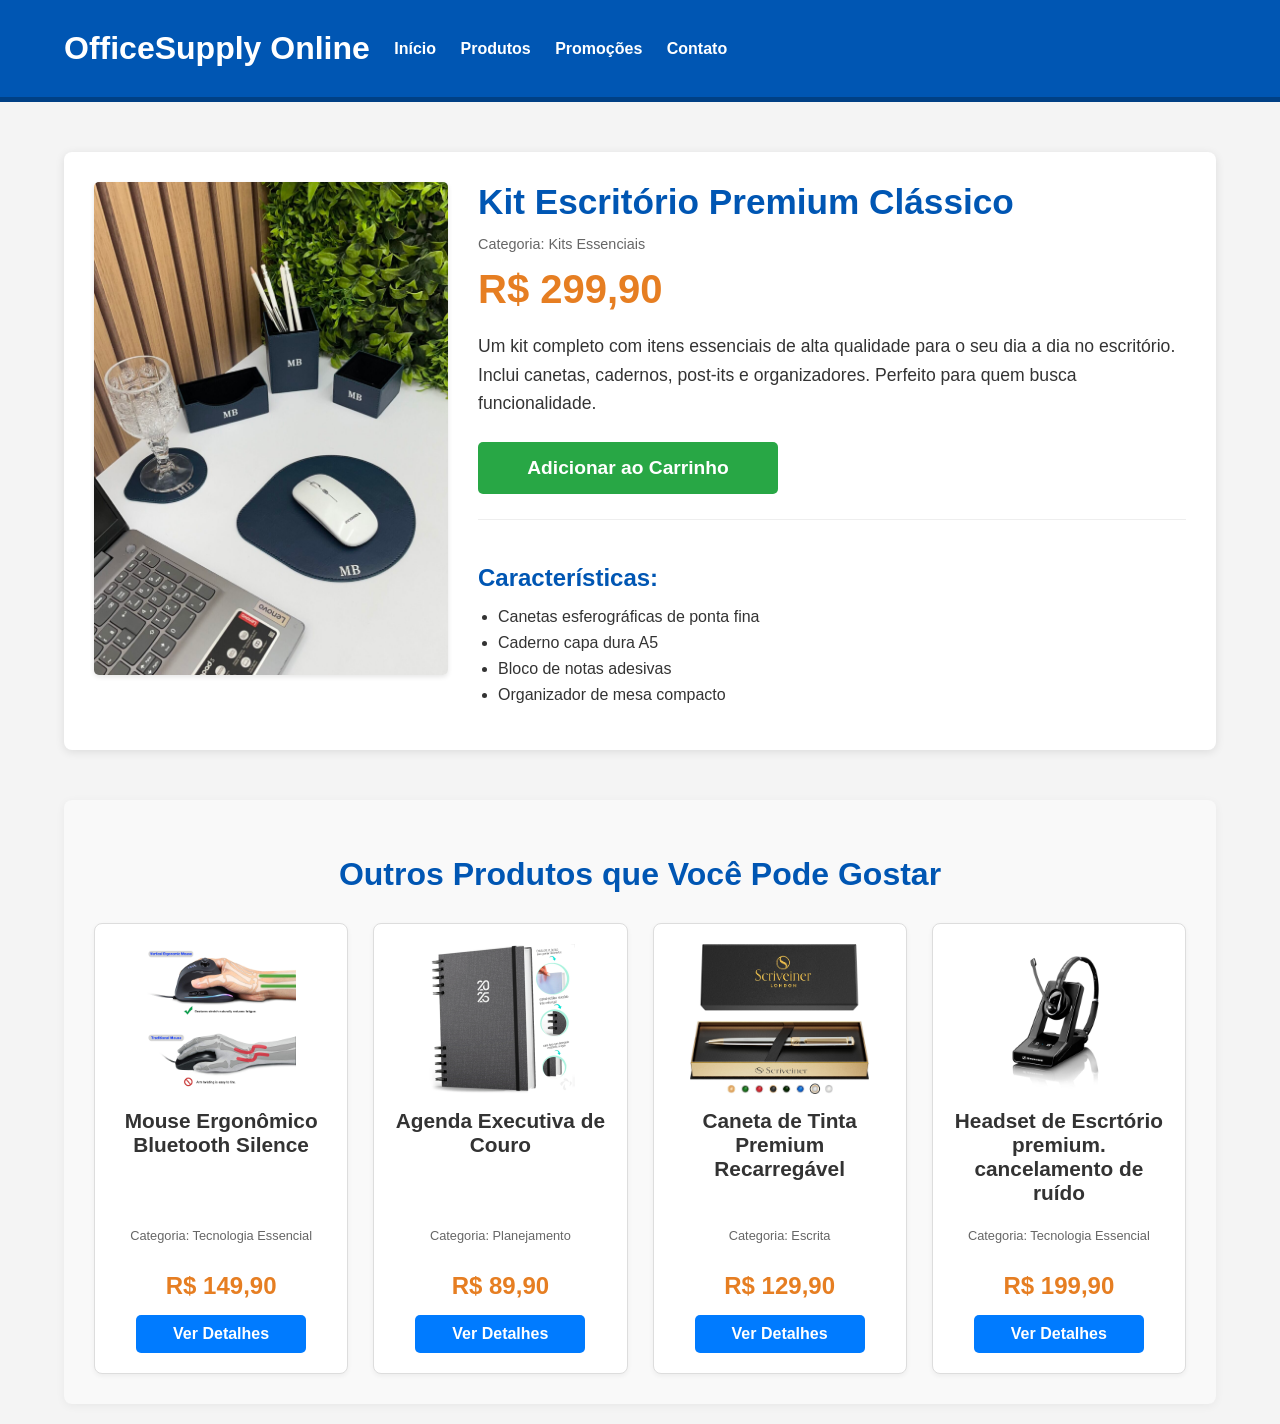
<file: control/index.html>
<!DOCTYPE html>
<html lang="pt-br">
<head>
    <meta charset="UTF-8">
    <meta name="viewport" content="width=device-width, initial-scale=1.0">
    <title>OfficeSupply Online - Kit Escritório Premium (Controle)</title>
    <link rel="stylesheet" href="style-control.css">
</head>
<body>
    <header>
        <div class="container">
            <h1>OfficeSupply Online</h1>
            <nav>
                <ul>
                    <li><a href="#">Início</a></li>
                    <li><a href="#">Produtos</a></li>
                    <li><a href="#">Promoções</a></li>
                    <li><a href="#">Contato</a></li>
                </ul>
            </nav>
        </div>
    </header>

    <main class="container">
        <section class="product-detail">
            <div class="product-image">
                <img src="img001.jpeg" alt="Kit Escritório Premium" onerror="this.style.background='#ddd';this.alt='Imagem do produto'">
            </div>
            <div class="product-info">
                <h2 class="product-title">Kit Escritório Premium Clássico</h2>
                <p class="product-category">Categoria: Kits Essenciais</p>
                <div class="product-price">
                    <span class="current-price">R$ 299,90</span>
                </div>
                <p class="product-description">
                    Um kit completo com itens essenciais de alta qualidade para o seu dia a dia no escritório. Inclui canetas, cadernos, post-its e organizadores. Perfeito para quem busca funcionalidade.
                </p>
                <button class="add-to-cart-btn">Adicionar ao Carrinho</button>
                <div class="product-features">
                    <h3>Características:</h3>
                    <ul>
                        <li>Canetas esferográficas de ponta fina</li>
                        <li>Caderno capa dura A5</li>
                        <li>Bloco de notas adesivas</li>
                        <li>Organizador de mesa compacto</li>
                    </ul>
                </div>
            </div>
        </section>

        <section class="featured-products">
            <h2>Outros Produtos que Você Pode Gostar</h2>
            <div class="product-grid">
                <div class="product-card">
                    <img src="mouse.jpg" alt="Mouse Ergonômico Bluetooth" onerror="this.style.background='#ddd'">
                    <h3>Mouse Ergonômico Bluetooth Silence</h3>
                    <p class="card-category">Categoria: Tecnologia Essencial</p>
                    <p class="card-price">R$ 149,90</p>
                    <button class="add-to-cart-btn-small">Ver Detalhes</button>
                </div>
                <div class="product-card">
                    <img src="agenda.webp" alt="Agenda Executiva" onerror="this.style.background='#ddd'">
                    <h3>Agenda Executiva de Couro</h3>
                    <p class="card-category">Categoria: Planejamento</p>
                    <p class="card-price">R$ 89,90</p>
                    <button class="add-to-cart-btn-small">Ver Detalhes</button>
                </div>
                <div class="product-card">
                    <img src="caneta.jpg" alt="Caneta Premium" onerror="this.style.background='#ddd'">
                    <h3>Caneta de Tinta Premium Recarregável</h3>
                    <p class="card-category">Categoria: Escrita</p>
                    <p class="card-price">R$ 129,90</p>
                    <button class="add-to-cart-btn-small">Ver Detalhes</button>
                </div>
                <div class="product-card">
                    <img src="headet.jpg" alt="Headset Office" onerror="this.style.background='#ddd'">
                    <h3>Headset de Escrtório premium. cancelamento de ruído</h3>
                    <p class="card-category">Categoria: Tecnologia Essencial</p>
                    <p class="card-price">R$ 199,90</p>
                    <button class="add-to-cart-btn-small">Ver Detalhes</button>
                </div>
            </div>
        </section>
    </main>
</body>
</html>
</file>
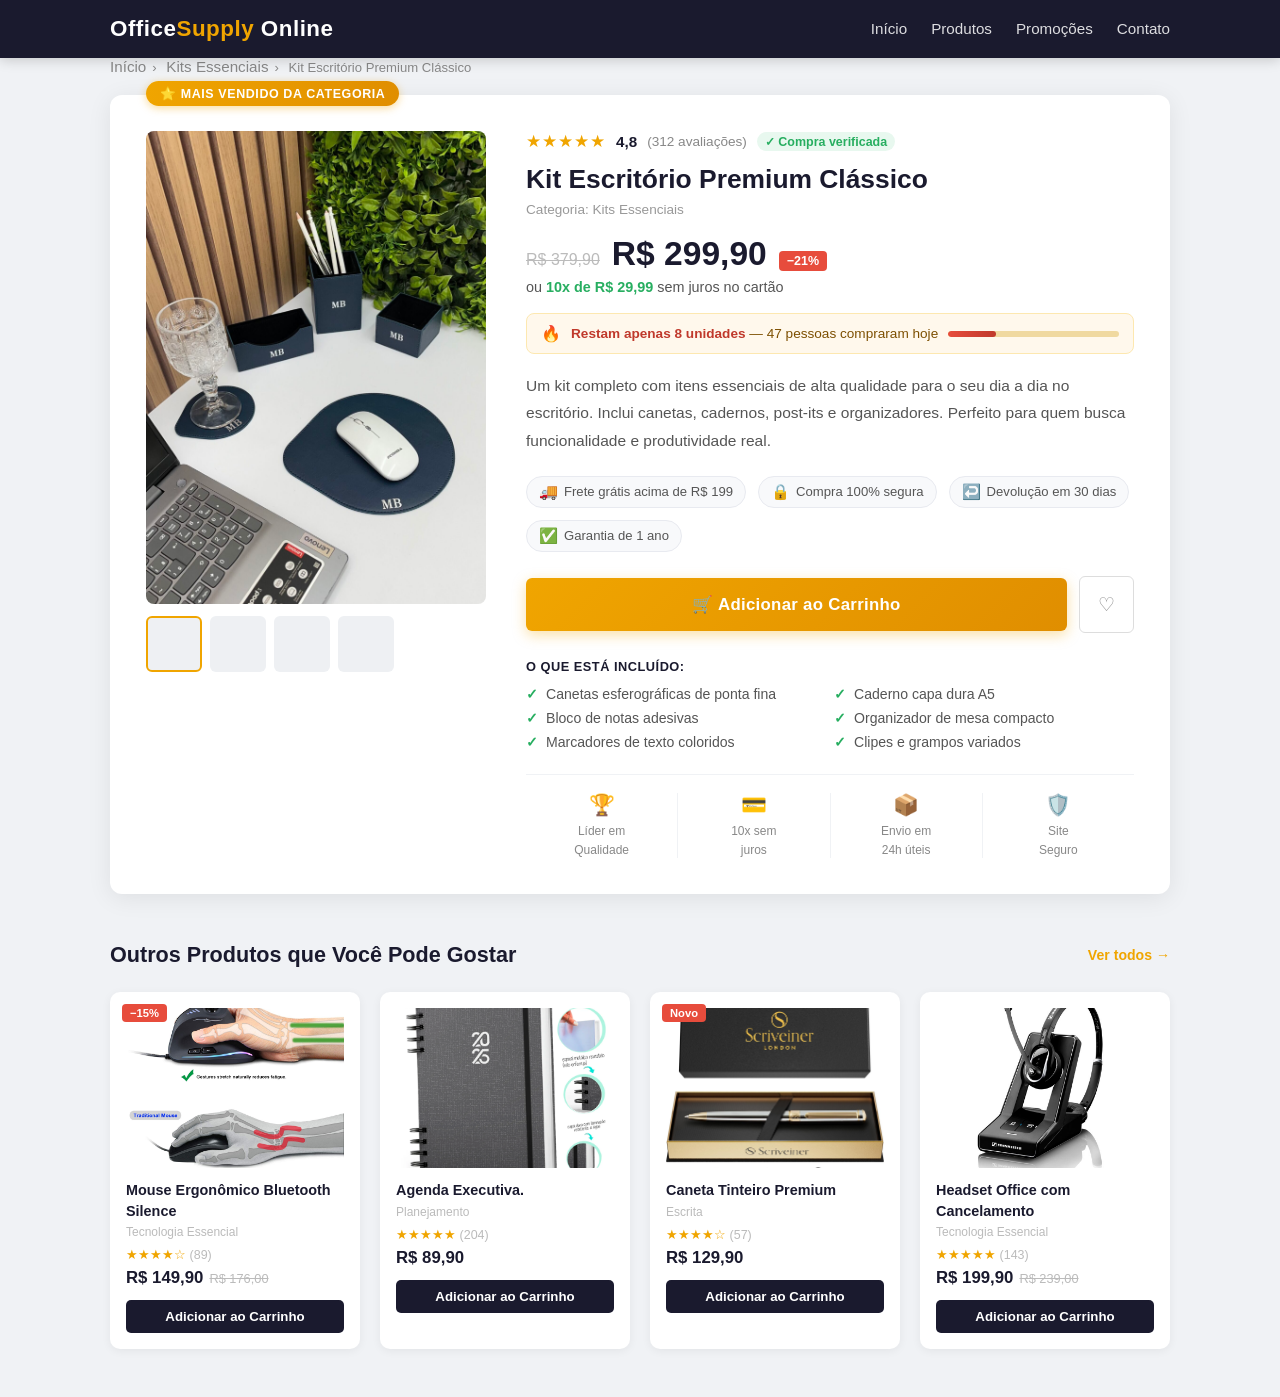
<file: variant/index.html>
﻿<!DOCTYPE html>
<html lang="pt-br">
<head>
    <meta charset="UTF-8">
    <meta name="viewport" content="width=device-width, initial-scale=1.0">
    <title>OfficeSupply Online - Kit Escritório Premium (Variante B)</title>
    <link rel="stylesheet" href="style-variant.css">
</head>
<body>
    <header>
        <div class="container">
            <h1>Office<span>Supply</span> Online</h1>
            <nav>
                <ul>
                    <li><a href="#">Início</a></li>
                    <li><a href="#">Produtos</a></li>
                    <li><a href="#">Promoções</a></li>
                    <li><a href="#">Contato</a></li>
                </ul>
            </nav>
        </div>
    </header>

    <main class="container">

        <!-- Breadcrumb adicionado para contexto e SEO -->
        <nav class="breadcrumb">
            <a href="#">Início</a><span>›</span>
            <a href="#">Kits Essenciais</a><span>›</span>
            Kit Escritório Premium Clássico
        </nav>

        <section class="product-detail">

            <!-- MUDANÇA B1: Badge de destaque para produto de alta margem -->
            <div class="high-margin-badge">⭐ Mais Vendido da Categoria</div>

            <div class="product-image">
                <img src="img001.jpeg" alt="Kit Escritório Premium"
                     onerror="this.style.background='#ddd';this.removeAttribute('onerror')">

                <!-- MUDANÇA B2: Miniaturas de imagem para simular galeria e aumentar engajamento -->
                <div class="image-thumbnails">
                    <span class="active"></span>
                    <span></span>
                    <span></span>
                    <span></span>
                </div>
            </div>

            <div class="product-info">

                <!-- MUDANÇA B3: Prova social antes do título (ancoragem de credibilidade) -->
                <div class="social-proof">
                    <span class="stars">★★★★★</span>
                    <span class="rating-score">4,8</span>
                    <span class="rating-count">(312 avaliações)</span>
                    <span class="verified-badge">✓ Compra verificada</span>
                </div>

                <h2 class="product-title">Kit Escritório Premium Clássico</h2>
                <p class="product-category">Categoria: Kits Essenciais</p>

                <!-- MUDANÇA B4: Preço com riscado + parcelamento (reduz barreira de preço) -->
                <div class="product-price">
                    <span class="original-price">R$ 379,90</span>
                    <span class="current-price">R$ 299,90</span>
                    <span class="discount-badge">−21%</span>
                </div>
                <p class="installment">
                    ou <strong>10x de R$ 29,99</strong> sem juros no cartão
                </p>

                <!-- MUDANÇA B5: Indicador de escassez com barra visual (urgência) -->
                <div class="scarcity-bar">
                    <span class="scarcity-icon">🔥</span>
                    <div class="scarcity-text">
                        <strong>Restam apenas 8 unidades</strong> — 47 pessoas compraram hoje
                    </div>
                    <div class="stock-bar-track">
                        <div class="stock-bar-fill"></div>
                    </div>
                </div>

                <p class="product-description">
                    Um kit completo com itens essenciais de alta qualidade para o seu dia a dia no escritório. Inclui canetas, cadernos, post-its e organizadores. Perfeito para quem busca funcionalidade e produtividade real.
                </p>

                <!-- MUDANÇA B6: Value props inline (frete grátis, garantia, devolução) -->
                <div class="value-props">
                    <span class="value-prop"><span class="value-prop-icon">🚚</span> Frete grátis acima de R$ 199</span>
                    <span class="value-prop"><span class="value-prop-icon">🔒</span> Compra 100% segura</span>
                    <span class="value-prop"><span class="value-prop-icon">↩️</span> Devolução em 30 dias</span>
                    <span class="value-prop"><span class="value-prop-icon">✅</span> Garantia de 1 ano</span>
                </div>

                <!-- MUDANÇA B7: CTA com botão de wishlist ao lado (mais destacado e completo) -->
                <div class="cta-block">
                    <button class="add-to-cart-btn" id="mainCta">🛒 Adicionar ao Carrinho</button>
                    <button class="wishlist-btn" title="Salvar na lista de desejos">♡</button>
                </div>

                <!-- MUDANÇA B8: Features com checkmarks e grid (mais escaneável) -->
                <div class="product-features">
                    <h3>O que está incluído:</h3>
                    <ul>
                        <li>Canetas esferográficas de ponta fina</li>
                        <li>Caderno capa dura A5</li>
                        <li>Bloco de notas adesivas</li>
                        <li>Organizador de mesa compacto</li>
                        <li>Marcadores de texto coloridos</li>
                        <li>Clipes e grampos variados</li>
                    </ul>
                </div>

                <!-- MUDANÇA B9: Tira de trust icons (reforço final antes de sair da página) -->
                <div class="trust-strip">
                    <div class="trust-item">
                        <span class="trust-icon">🏆</span>
                        <span class="trust-label">Líder em<br>Qualidade</span>
                    </div>
                    <div class="trust-item">
                        <span class="trust-icon">💳</span>
                        <span class="trust-label">10x sem<br>juros</span>
                    </div>
                    <div class="trust-item">
                        <span class="trust-icon">📦</span>
                        <span class="trust-label">Envio em<br>24h úteis</span>
                    </div>
                    <div class="trust-item">
                        <span class="trust-icon">🛡️</span>
                        <span class="trust-label">Site<br>Seguro</span>
                    </div>
                </div>
            </div>
        </section>

        <section class="featured-products">
            <div class="section-header">
                <h2>Outros Produtos que Você Pode Gostar</h2>
                <a href="#">Ver todos →</a>
            </div>
            <div class="product-grid">
                <div class="product-card">
                    <span class="card-badge">−15%</span>
                    <img src="mouse.jpg" alt="Mouse Ergonômico Bluetooth"
                         onerror="this.style.background='#ddd';this.removeAttribute('onerror')">
                    <h3>Mouse Ergonômico Bluetooth Silence</h3>
                    <p class="card-category">Tecnologia Essencial</p>
                    <div class="card-stars">★★★★☆ <span style="color:#bbb;font-size:0.78rem">(89)</span></div>
                    <div class="card-price-row">
                        <span class="card-price">R$ 149,90</span>
                        <span class="card-old-price">R$ 176,00</span>
                    </div>
                    <button class="add-to-cart-btn-small">Adicionar ao Carrinho</button>
                </div>
                <div class="product-card">
                    <img src="agenda.jpg" alt="Agenda Executiva"
                         onerror="this.style.background='#ddd';this.removeAttribute('onerror')">
                    <h3>Agenda Executiva.</h3>
                    <p class="card-category">Planejamento</p>
                    <div class="card-stars">★★★★★ <span style="color:#bbb;font-size:0.78rem">(204)</span></div>
                    <div class="card-price-row">
                        <span class="card-price">R$ 89,90</span>
                    </div>
                    <button class="add-to-cart-btn-small">Adicionar ao Carrinho</button>
                </div>
                <div class="product-card">
                    <span class="card-badge">Novo</span>
                    <img src="caneta.jpg" alt="Caneta Premium"
                         onerror="this.style.background='#ddd';this.removeAttribute('onerror')">
                    <h3>Caneta Tinteiro Premium</h3>
                    <p class="card-category">Escrita</p>
                    <div class="card-stars">★★★★☆ <span style="color:#bbb;font-size:0.78rem">(57)</span></div>
                    <div class="card-price-row">
                        <span class="card-price">R$ 129,90</span>
                    </div>
                    <button class="add-to-cart-btn-small">Adicionar ao Carrinho</button>
                </div>
                <div class="product-card">
                    <img src="headset.jpg" alt="Headset Office"
                         onerror="this.style.background='#ddd';this.removeAttribute('onerror')">
                    <h3>Headset Office com Cancelamento</h3>
                    <p class="card-category">Tecnologia Essencial</p>
                    <div class="card-stars">★★★★★ <span style="color:#bbb;font-size:0.78rem">(143)</span></div>
                    <div class="card-price-row">
                        <span class="card-price">R$ 199,90</span>
                        <span class="card-old-price">R$ 239,00</span>
                    </div>
                    <button class="add-to-cart-btn-small">Adicionar ao Carrinho</button>
                </div>
            </div>
        </section>
    </main>

    <!-- Toast de feedback ao clicar em Adicionar -->
    <div class="toast" id="toast">
        <span class="toast-icon">🛒</span>
        <span>Kit adicionado ao carrinho com sucesso!</span>
    </div>

    <script>
        // Feedback visual no CTA principal
        const btn = document.getElementById('mainCta');
        const toast = document.getElementById('toast');
        let toastTimer;

        btn.addEventListener('click', () => {
            btn.textContent = '✓ Adicionado!';
            btn.style.background = 'linear-gradient(135deg, #27ae60, #1e8449)';
            btn.style.boxShadow = '0 4px 14px rgba(39,174,96,0.35)';

            toast.classList.add('show');
            clearTimeout(toastTimer);
            toastTimer = setTimeout(() => {
                toast.classList.remove('show');
                setTimeout(() => {
                    btn.textContent = '🛒 Adicionar ao Carrinho';
                    btn.style.background = '';
                    btn.style.boxShadow = '';
                }, 400);
            }, 2800);
        });

        // Wishlist toggle
        const wishBtn = document.querySelector('.wishlist-btn');
        wishBtn.addEventListener('click', () => {
            const active = wishBtn.textContent === '♥';
            wishBtn.textContent = active ? '♡' : '♥';
            wishBtn.style.color = active ? '' : '#e74c3c';
            wishBtn.style.borderColor = active ? '' : '#e74c3c';
        });

        // Thumbnails simulados
        document.querySelectorAll('.image-thumbnails span').forEach(thumb => {
            thumb.addEventListener('click', () => {
                document.querySelectorAll('.image-thumbnails span').forEach(t => t.classList.remove('active'));
                thumb.classList.add('active');
            });
        });
    </script>
</body>
</html>
</file>
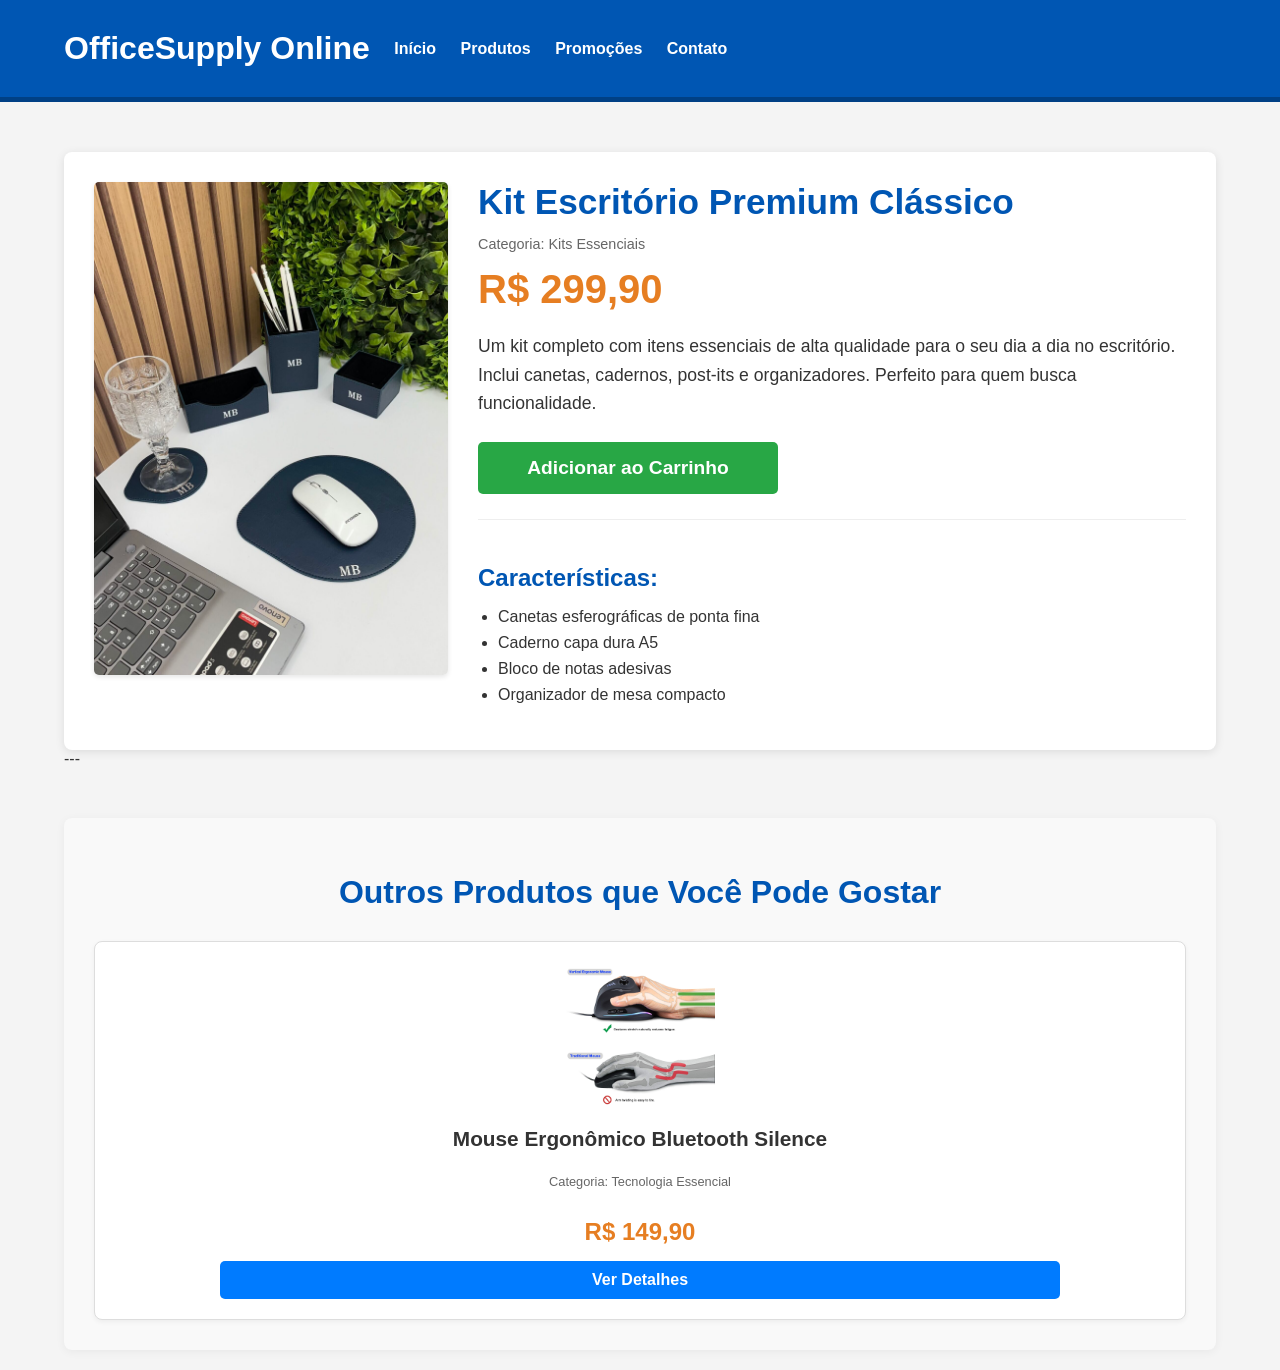
<file: control/product-page-control.html>
<!DOCTYPE html>
<html lang="pt-br">
<head>
    <meta charset="UTF-8">
    <meta name="viewport" content="width=device-width, initial-scale=1.0">
    <title>OfficeSupply Online - Kit Escritório Premium (Controle)</title>
    <link rel="stylesheet" href="style-control.css">
</head>
<body>
    <header>
        <div class="container">
            <h1>OfficeSupply Online</h1>
            <nav>
                <ul>
                    <li><a href="#">Início</a></li>
                    <li><a href="#">Produtos</a></li>
                    <li><a href="#">Promoções</a></li>
                    <li><a href="#">Contato</a></li>
                </ul>
            </nav>
        </div>
    </header>

    <main class="container">
        <section class="product-detail">
            <div class="product-image">
                <img src="img001.jpeg" alt="Kit Escritório Premium">
            </div>
            <div class="product-info">
                <h2 class="product-title">Kit Escritório Premium Clássico</h2>
                <p class="product-category">Categoria: Kits Essenciais</p>
                <div class="product-price">
                    <span class="current-price">R$ 299,90</span>
                </div>
                <p class="product-description">
                    Um kit completo com itens essenciais de alta qualidade para o seu dia a dia no escritório. Inclui canetas, cadernos, post-its e organizadores. Perfeito para quem busca funcionalidade.
                </p>
                <button class="add-to-cart-btn">Adicionar ao Carrinho</button>
                <div class="product-features">
                    <h3>Características:</h3>
                    <ul>
                        <li>Canetas esferográficas de ponta fina</li>
                        <li>Caderno capa dura A5</li>
                        <li>Bloco de notas adesivas</li>
                        <li>Organizador de mesa compacto</li>
                    </ul>
                </div>
            </div>
        </section>

        ---

        <section class="featured-products">
            <h2>Outros Produtos que Você Pode Gostar</h2>
            <div class="product-grid">
                <div class="product-card">
                    <img src="mouse.jpg" alt="Mouse Ergonômico Bluetooth">
                    <h3>Mouse Ergonômico Bluetooth Silence</h3>
                    <p class="card-category">Categoria: Tecnologia Essencial</p>
                    <p class="card-price">R$ 149,90</p>
                    <button class="add-to-cart-btn-small">Ver Detalhes</button>
                </div>
</file>
<file: control/style-control.css>
/* Estilos Gerais */
body {
    font-family: Arial, sans-serif;
    margin: 0;
    padding: 0;
    background-color: #f4f4f4;
    color: #333;
}

.container {
    width: 90%;
    max-width: 1200px;
    margin: 0 auto;
    padding: 20px 0;
}

/* Header */
header {
    background-color: #0056b3; /* Azul mais escuro */
    color: white;
    padding: 10px 0;
    border-bottom: 5px solid #004085;
}

header h1 {
    margin: 0;
    padding: 0;
    display: inline-block;
    vertical-align: middle;
}

header nav {
    display: inline-block;
    vertical-align: middle;
    margin-left: 20px;
}

header nav ul {
    list-style: none;
    margin: 0;
    padding: 0;
}

header nav ul li {
    display: inline;
    margin-right: 20px;
}

header nav ul li a {
    color: white;
    text-decoration: none;
    font-weight: bold;
}

/* Main Content - Detalhes do Produto Principal */
.product-detail {
    background-color: white;
    padding: 30px;
    margin-top: 30px;
    border-radius: 8px;
    box-shadow: 0 2px 10px rgba(0,0,0,0.1);
    display: flex;
    flex-wrap: wrap; /* Permite quebrar em telas menores */
    gap: 30px;
}

.product-image {
    flex: 1; /* Ocupa o espaço disponível */
    min-width: 300px; /* Garante tamanho mínimo em telas menores */
    text-align: center;
}

.product-image img {
    max-width: 100%;
    height: auto;
    border-radius: 5px;
    box-shadow: 0 2px 5px rgba(0,0,0,0.1);
}

.product-info {
    flex: 2; /* Ocupa o dobro do espaço da imagem */
    min-width: 350px; /* Garante tamanho mínimo em telas menores */
}

.product-title {
    font-size: 2.2em;
    color: #0056b3;
    margin-top: 0;
    margin-bottom: 10px;
}

.product-category {
    font-size: 0.9em;
    color: #666;
    margin-bottom: 15px;
}

.product-price .current-price {
    font-size: 2.5em;
    color: #e67e22; /* Laranja */
    font-weight: bold;
    display: block;
    margin-bottom: 20px;
}

.product-description {
    font-size: 1.1em;
    line-height: 1.6;
    margin-bottom: 25px;
}

.add-to-cart-btn {
    background-color: #28a745; /* Verde */
    color: white;
    padding: 15px 30px;
    border: none;
    border-radius: 5px;
    font-size: 1.2em;
    font-weight: bold;
    cursor: pointer;
    transition: background-color 0.3s ease;
    width: 100%; /* Ocupa largura total */
    max-width: 300px; /* Limita o tamanho em telas grandes */
    display: block; /* Garante que fique em uma nova linha */
    margin-bottom: 25px;
}

.add-to-cart-btn:hover {
    background-color: #218838;
}

.product-features {
    margin-top: 20px;
    border-top: 1px solid #eee;
    padding-top: 20px;
}

.product-features h3 {
    font-size: 1.5em;
    color: #0056b3;
    margin-bottom: 10px;
}

.product-features ul {
    list-style-type: disc;
    margin-left: 20px;
    padding-left: 0;
}

.product-features ul li {
    margin-bottom: 8px;
    font-size: 1em;
}

/* Nova Seção: Produtos em Destaque */
.featured-products {
    margin-top: 50px;
    padding: 30px;
    background-color: #f9f9f9;
    border-radius: 8px;
    box-shadow: 0 2px 10px rgba(0,0,0,0.05);
    text-align: center; /* Centraliza o título */
}

.featured-products h2 {
    font-size: 2em;
    color: #0056b3;
    margin-bottom: 30px;
}

.product-grid {
    display: grid;
    grid-template-columns: repeat(auto-fit, minmax(250px, 1fr)); /* Responsivo: 250px por coluna, auto-ajuste */
    gap: 25px;
    justify-content: center; /* Centraliza cards se houver espaço */
}

.product-card {
    background-color: white;
    border: 1px solid #ddd;
    border-radius: 8px;
    padding: 20px;
    box-shadow: 0 2px 5px rgba(0,0,0,0.05);
    text-align: center;
    display: flex;
    flex-direction: column;
    justify-content: space-between; /* Espaça os elementos */
    align-items: center;
}

.product-card img {
    max-width: 100%;
    height: 150px; /* Altura fixa para consistência */
    object-fit: contain; /* Garante que a imagem caiba sem cortar */
    margin-bottom: 15px;
}

.product-card h3 {
    font-size: 1.3em;
    color: #333;
    margin-top: 0;
    margin-bottom: 10px;
    flex-grow: 1; /* Permite que o título ocupe espaço */
}

.card-category {
    font-size: 0.8em;
    color: #666;
    margin-bottom: 5px;
}

.card-price {
    font-size: 1.5em;
    color: #e67e22;
    font-weight: bold;
    margin-bottom: 15px;
}

.add-to-cart-btn-small {
    background-color: #007bff; /* Azul para "Ver Detalhes" */
    color: white;
    padding: 10px 20px;
    border: none;
    border-radius: 5px;
    font-size: 1em;
    font-weight: bold;
    cursor: pointer;
    transition: background-color 0.3s ease;
    width: 80%; /* Ocupa 80% da largura do card */
}

.add-to-cart-btn-small:hover {
    background-color: #0056b3;
}


/* Footer */
footer {
    background-color: #333;
    color: white;
    text-align: center;
    padding: 20px 0;
    margin-top: 30px;
}

footer p {
    margin: 0;
}

/* Responsividade Básica */
@media (max-width: 768px) {
    .product-detail {
        flex-direction: column;
        padding: 20px;
    }

    .product-info {
        min-width: unset; /* Remove min-width para telas pequenas */
    }

    .add-to-cart-btn {
        max-width: none; /* Ocupa toda a largura */
    }

    .product-grid {
        grid-template-columns: 1fr; /* Uma coluna em telas pequenas */
    }
}
</file>
<file: variant/style-variant.css>
/* === RESET & BASE === */
*, *::before, *::after { box-sizing: border-box; margin: 0; padding: 0; }

body {
  font-family: 'Segoe UI', Arial, sans-serif;
  background: #f0f2f5;
  color: #1a1a2e;
}

.container {
  max-width: 1100px;
  margin: 0 auto;
  padding: 0 20px;
}

/* === HEADER === */
header {
  background: #1a1a2e;
  color: #fff;
  padding: 16px 0;
  position: sticky;
  top: 0;
  z-index: 100;
  box-shadow: 0 2px 12px rgba(0,0,0,0.18);
}

header .container {
  display: flex;
  align-items: center;
  justify-content: space-between;
}

header h1 {
  font-size: 1.4rem;
  letter-spacing: 0.5px;
}

header h1 span {
  color: #f0a500;
}

nav ul {
  list-style: none;
  display: flex;
  gap: 24px;
}

nav a {
  color: rgba(255,255,255,0.85);
  text-decoration: none;
  font-size: 0.95rem;
  transition: color 0.2s;
}

nav a:hover { color: #f0a500; }

/* === MAIN === */
main { padding: 36px 0; }

/* === BREADCRUMB === */
.breadcrumb {
  font-size: 0.82rem;
  color: #888;
  margin-bottom: 20px;
}
.breadcrumb a { color: #888; text-decoration: none; }
.breadcrumb a:hover { color: #1a1a2e; }
.breadcrumb span { margin: 0 6px; }

/* === PRODUCT DETAIL === */
.product-detail {
  display: flex;
  gap: 40px;
  background: #fff;
  border-radius: 12px;
  padding: 36px;
  margin-bottom: 48px;
  box-shadow: 0 4px 24px rgba(0,0,0,0.08);
  position: relative;
}

/* === HIGH-MARGIN BADGE === */
.high-margin-badge {
  position: absolute;
  top: -14px;
  left: 36px;
  background: linear-gradient(90deg, #f0a500, #e08e00);
  color: #fff;
  font-size: 0.78rem;
  font-weight: 700;
  padding: 5px 14px;
  border-radius: 20px;
  letter-spacing: 0.6px;
  text-transform: uppercase;
  box-shadow: 0 2px 8px rgba(240,165,0,0.4);
}

/* === PRODUCT IMAGE === */
.product-image {
  flex: 0 0 340px;
  position: relative;
}

.product-image img {
  width: 100%;
  border-radius: 8px;
  object-fit: cover;
  background: #eef0f3;
  min-height: 300px;
  display: block;
}

.image-thumbnails {
  display: flex;
  gap: 8px;
  margin-top: 12px;
}

.image-thumbnails span {
  width: 56px;
  height: 56px;
  background: #eef0f3;
  border-radius: 6px;
  border: 2px solid transparent;
  cursor: pointer;
  display: block;
  transition: border-color 0.2s;
}

.image-thumbnails span.active,
.image-thumbnails span:hover {
  border-color: #f0a500;
}

/* === PRODUCT INFO === */
.product-info { flex: 1; }

/* === SOCIAL PROOF === */
.social-proof {
  display: flex;
  align-items: center;
  gap: 10px;
  margin-bottom: 10px;
}

.stars {
  color: #f0a500;
  font-size: 1.05rem;
  letter-spacing: 1px;
}

.rating-score {
  font-weight: 700;
  font-size: 0.95rem;
  color: #1a1a2e;
}

.rating-count {
  font-size: 0.85rem;
  color: #888;
}

.verified-badge {
  font-size: 0.78rem;
  color: #27ae60;
  font-weight: 600;
  background: #e8f8ef;
  padding: 2px 8px;
  border-radius: 10px;
}

.product-title {
  font-size: 1.65rem;
  font-weight: 700;
  margin-bottom: 6px;
  color: #1a1a2e;
  line-height: 1.3;
}

.product-category {
  color: #999;
  font-size: 0.85rem;
  margin-bottom: 18px;
}

/* === PRICE BLOCK === */
.product-price {
  margin-bottom: 6px;
  display: flex;
  align-items: baseline;
  gap: 12px;
}

.original-price {
  font-size: 1rem;
  color: #bbb;
  text-decoration: line-through;
}

.current-price {
  font-size: 2.1rem;
  font-weight: 800;
  color: #1a1a2e;
}

.discount-badge {
  background: #e74c3c;
  color: #fff;
  font-size: 0.78rem;
  font-weight: 700;
  padding: 3px 8px;
  border-radius: 4px;
}

.installment {
  font-size: 0.9rem;
  color: #555;
  margin-bottom: 18px;
}

.installment strong {
  color: #27ae60;
  font-weight: 700;
}

/* === SCARCITY === */
.scarcity-bar {
  background: #fff8ec;
  border: 1px solid #fde8b0;
  border-radius: 8px;
  padding: 10px 14px;
  margin-bottom: 18px;
  display: flex;
  align-items: center;
  gap: 10px;
}

.scarcity-icon { font-size: 1rem; }

.scarcity-text {
  font-size: 0.85rem;
  color: #7d4f00;
}

.scarcity-text strong {
  color: #c0392b;
}

.stock-bar-track {
  flex: 1;
  height: 6px;
  background: #f0d9a0;
  border-radius: 3px;
  overflow: hidden;
}

.stock-bar-fill {
  height: 100%;
  width: 28%;
  background: linear-gradient(90deg, #e74c3c, #c0392b);
  border-radius: 3px;
}

/* === DESCRIPTION === */
.product-description {
  line-height: 1.75;
  color: #555;
  margin-bottom: 22px;
  font-size: 0.97rem;
}

/* === VALUE PROPS === */
.value-props {
  display: flex;
  gap: 12px;
  margin-bottom: 24px;
  flex-wrap: wrap;
}

.value-prop {
  display: flex;
  align-items: center;
  gap: 6px;
  font-size: 0.82rem;
  color: #555;
  background: #f8f9fb;
  padding: 6px 12px;
  border-radius: 20px;
  border: 1px solid #e8eaf0;
}

.value-prop-icon { font-size: 0.95rem; }

/* === CTA BLOCK === */
.cta-block {
  display: flex;
  gap: 12px;
  margin-bottom: 26px;
  align-items: center;
}

.add-to-cart-btn {
  background: linear-gradient(135deg, #f0a500, #e08e00);
  color: #fff;
  border: none;
  padding: 16px 36px;
  font-size: 1.05rem;
  font-weight: 700;
  border-radius: 6px;
  cursor: pointer;
  flex: 1;
  transition: transform 0.15s, box-shadow 0.15s;
  box-shadow: 0 4px 14px rgba(240,165,0,0.35);
  letter-spacing: 0.3px;
}

.add-to-cart-btn:hover {
  transform: translateY(-1px);
  box-shadow: 0 6px 20px rgba(240,165,0,0.45);
}

.add-to-cart-btn:active {
  transform: translateY(0);
}

.wishlist-btn {
  background: #fff;
  border: 1.5px solid #ddd;
  color: #888;
  padding: 16px 18px;
  border-radius: 6px;
  cursor: pointer;
  font-size: 1.2rem;
  transition: border-color 0.2s, color 0.2s;
}

.wishlist-btn:hover {
  border-color: #e74c3c;
  color: #e74c3c;
}

/* === FEATURES === */
.product-features h3 {
  font-size: 0.95rem;
  font-weight: 700;
  margin-bottom: 12px;
  color: #1a1a2e;
  text-transform: uppercase;
  letter-spacing: 0.5px;
  font-size: 0.8rem;
}

.product-features ul {
  list-style: none;
  display: grid;
  grid-template-columns: 1fr 1fr;
  gap: 8px;
}

.product-features li {
  display: flex;
  align-items: center;
  gap: 8px;
  font-size: 0.88rem;
  color: #555;
}

.product-features li::before {
  content: '✓';
  color: #27ae60;
  font-weight: 700;
  font-size: 0.9rem;
  flex-shrink: 0;
}

/* === TRUST FOOTER === */
.trust-strip {
  display: flex;
  gap: 0;
  border-top: 1px solid #f0f2f5;
  margin-top: 24px;
  padding-top: 18px;
}

.trust-item {
  flex: 1;
  text-align: center;
  padding: 0 8px;
  border-right: 1px solid #f0f2f5;
}

.trust-item:last-child { border-right: none; }

.trust-icon { font-size: 1.3rem; display: block; margin-bottom: 4px; }

.trust-label {
  font-size: 0.75rem;
  color: #888;
  line-height: 1.4;
}

/* === SECTION DIVIDER === */
.section-header {
  display: flex;
  align-items: center;
  justify-content: space-between;
  margin-bottom: 24px;
}

.section-header h2 {
  font-size: 1.35rem;
  color: #1a1a2e;
}

.section-header a {
  font-size: 0.88rem;
  color: #f0a500;
  text-decoration: none;
  font-weight: 600;
}

/* === FEATURED === */
.featured-products { margin-bottom: 48px; }

.product-grid {
  display: grid;
  grid-template-columns: repeat(auto-fill, minmax(220px, 1fr));
  gap: 20px;
}

.product-card {
  background: #fff;
  border-radius: 10px;
  padding: 16px;
  box-shadow: 0 2px 10px rgba(0,0,0,0.06);
  transition: transform 0.2s, box-shadow 0.2s;
  cursor: pointer;
  position: relative;
}

.product-card:hover {
  transform: translateY(-3px);
  box-shadow: 0 8px 24px rgba(0,0,0,0.1);
}

.card-badge {
  position: absolute;
  top: 12px;
  left: 12px;
  background: #e74c3c;
  color: #fff;
  font-size: 0.7rem;
  font-weight: 700;
  padding: 3px 8px;
  border-radius: 4px;
}

.product-card img {
  width: 100%;
  height: 160px;
  object-fit: cover;
  border-radius: 6px;
  background: #eef0f3;
  display: block;
  margin-bottom: 12px;
}

.product-card h3 {
  font-size: 0.9rem;
  margin-bottom: 4px;
  color: #1a1a2e;
  line-height: 1.4;
}

.card-category {
  font-size: 0.75rem;
  color: #bbb;
  margin-bottom: 8px;
}

.card-stars { font-size: 0.8rem; color: #f0a500; margin-bottom: 6px; }

.card-price-row {
  display: flex;
  align-items: baseline;
  gap: 6px;
  margin-bottom: 12px;
}

.card-price {
  font-size: 1.05rem;
  font-weight: 700;
  color: #1a1a2e;
}

.card-old-price {
  font-size: 0.8rem;
  color: #bbb;
  text-decoration: line-through;
}

.add-to-cart-btn-small {
  background: #1a1a2e;
  color: #fff;
  border: none;
  padding: 9px 16px;
  font-size: 0.83rem;
  font-weight: 600;
  border-radius: 5px;
  cursor: pointer;
  width: 100%;
  transition: background 0.2s;
}

.add-to-cart-btn-small:hover {
  background: #f0a500;
}

/* === TOAST NOTIFICATION === */
.toast {
  position: fixed;
  bottom: 28px;
  right: 28px;
  background: #1a1a2e;
  color: #fff;
  padding: 14px 22px;
  border-radius: 8px;
  font-size: 0.92rem;
  box-shadow: 0 6px 24px rgba(0,0,0,0.18);
  transform: translateY(80px);
  opacity: 0;
  transition: transform 0.35s cubic-bezier(0.34,1.56,0.64,1), opacity 0.35s;
  z-index: 999;
  display: flex;
  align-items: center;
  gap: 10px;
}

.toast.show {
  transform: translateY(0);
  opacity: 1;
}

.toast-icon { font-size: 1.1rem; }

/* === RESPONSIVE === */
@media (max-width: 750px) {
  .product-detail { flex-direction: column; padding: 24px; }
  .product-image { flex: unset; }
  .product-features ul { grid-template-columns: 1fr; }
  .trust-strip { flex-wrap: wrap; gap: 12px; }
  .trust-item { border-right: none; flex: 0 0 48%; }
  .cta-block { flex-direction: column; }
  .add-to-cart-btn { width: 100%; }
}
</file>
